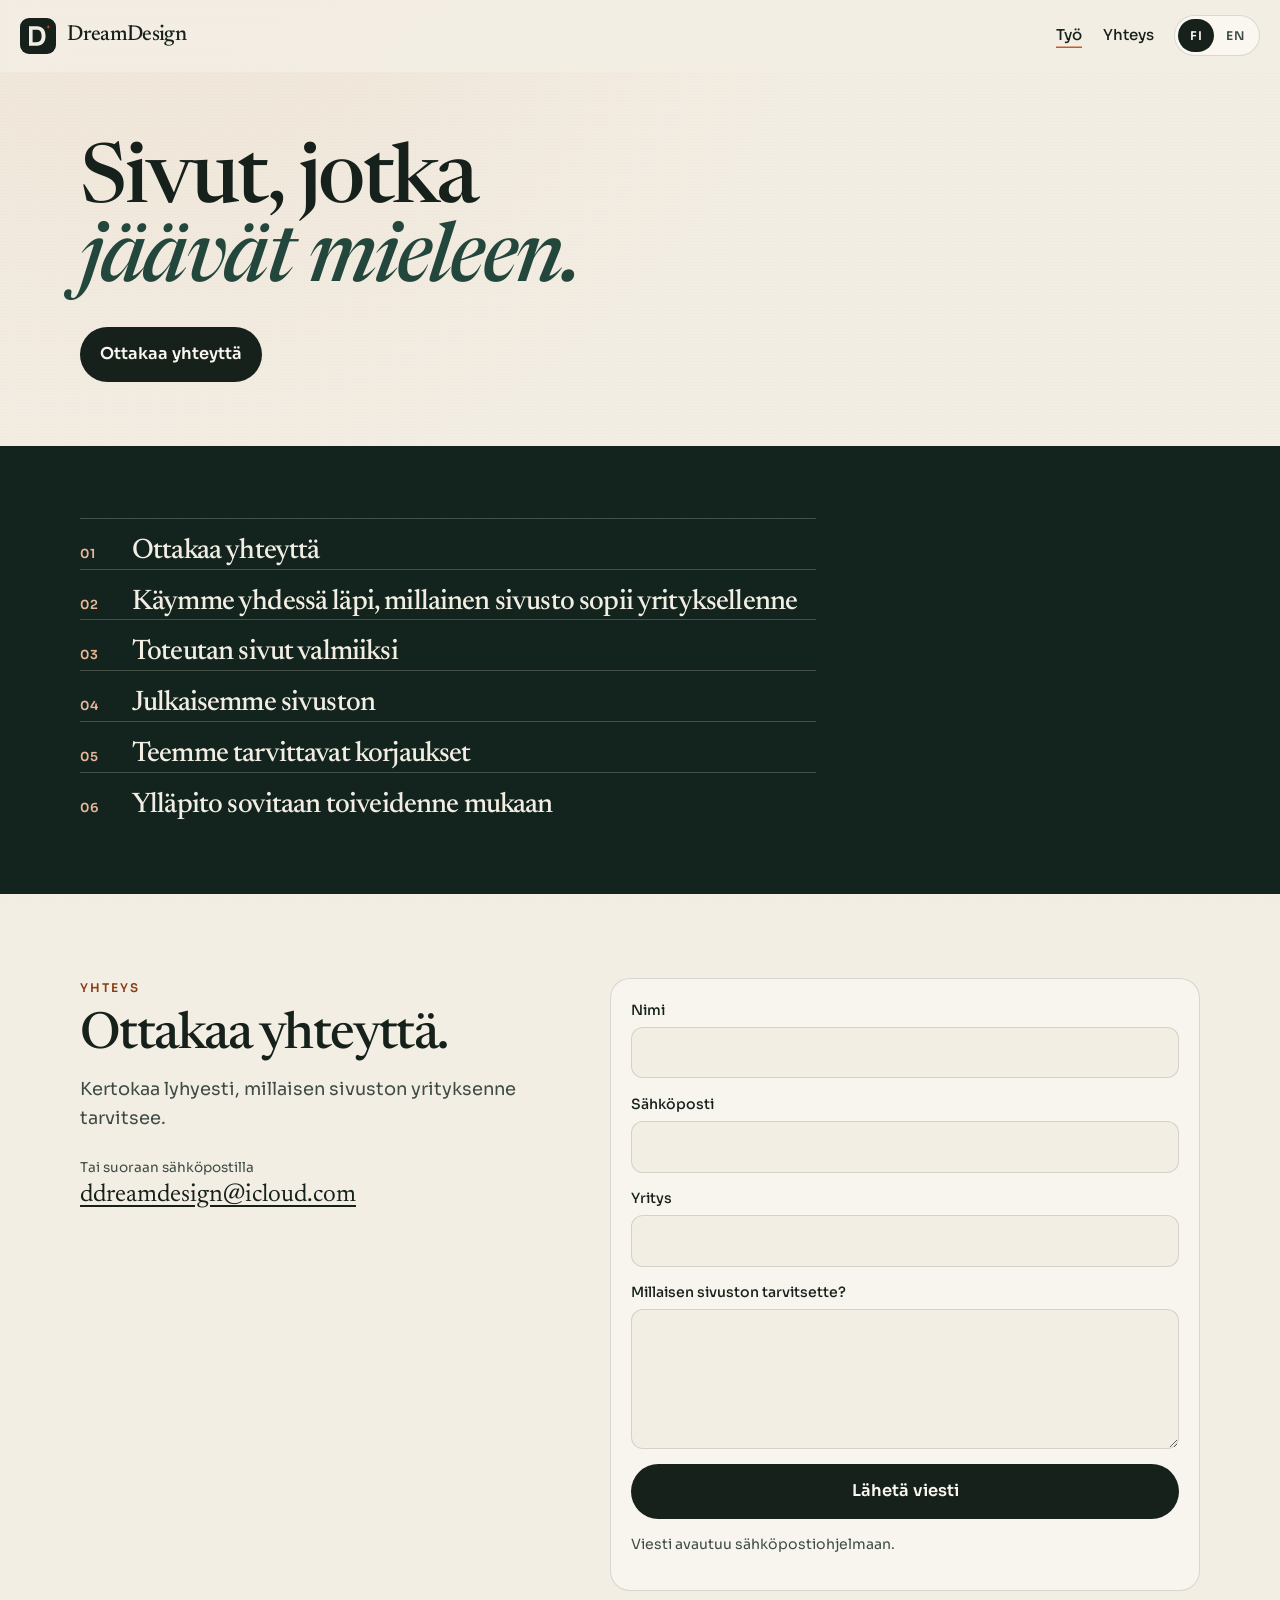
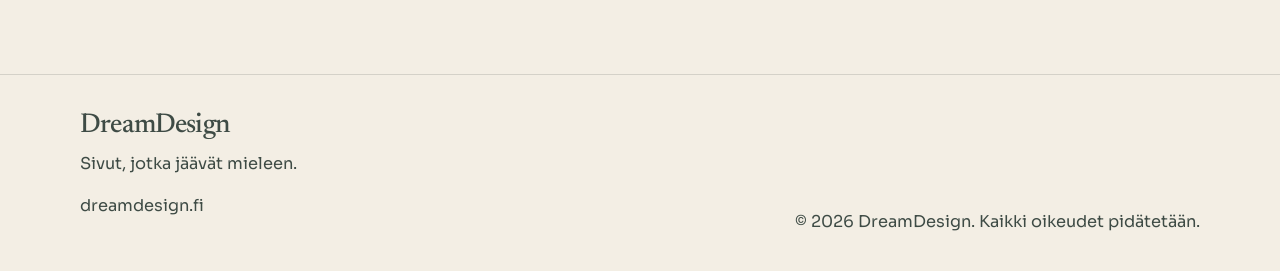
<file: index.html>
<!DOCTYPE html>
<html lang="fi">
  <head>
    <meta charset="utf-8" />
    <meta name="viewport" content="width=device-width, initial-scale=1" />
    <meta
      name="description"
      content="Sivut, jotka jäävät mieleen. Dream Design tekee verkkosivut pienyrityksille."
    />
    <meta name="theme-color" content="#f3eee4" />
    <title>Dream Design — Verkkosivut pienyrityksille</title>
    <link rel="icon" href="favicon.svg" type="image/svg+xml" />
    <link rel="preconnect" href="https://fonts.googleapis.com" />
    <link rel="preconnect" href="https://fonts.gstatic.com" crossorigin />
    <link
      href="https://fonts.googleapis.com/css2?family=Newsreader:ital,opsz,wght@0,6..72,400;0,6..72,500;0,6..72,600;1,6..72,500&family=Sora:wght@400;500;600&display=swap"
      rel="stylesheet"
    />
    <link rel="stylesheet" href="css/styles.css" />
  </head>
  <body>
    <a class="skip" href="#content" data-i18n="skip">Siirry sisältöön</a>
    <p id="lang-status" class="visually-hidden" aria-live="polite"></p>

    <header class="site-header">
      <a class="logo" href="#home">
        <svg viewBox="0 0 32 32" aria-hidden="true">
          <rect width="32" height="32" rx="8" fill="currentColor" />
          <path fill="#f3eee4" fill-rule="evenodd" d="M8 7.4h7.2c4.5 0 7.5 3 7.5 8.6s-3 8.6-7.5 8.6H8V7.4zm3.2 3.1v11h3.7c2.6 0 4.3-1.7 4.3-5.5s-1.7-5.5-4.3-5.5h-3.7z" />
          <path fill="#c45c26" d="M25.1 6.3l.5 1.15 1.15.5-1.15.5-.5 1.15-.5-1.15-1.15-.5 1.15-.5z" />
        </svg>
        <span data-brand>Dream Design</span>
      </a>

      <nav id="nav" class="nav" data-i18n-aria="navLabel" aria-label="Päävalikko">
        <a href="#steps" data-i18n="navSteps">Työ</a>
        <a href="#contact" data-i18n="navContact">Yhteys</a>
      </nav>

      <div class="header-end">
        <div class="lang" role="group" data-i18n-aria="langLabel" aria-label="Kieli">
          <button type="button" data-lang="fi" aria-pressed="true">FI</button>
          <button type="button" data-lang="en" aria-pressed="false">EN</button>
        </div>
        <button
          class="menu-toggle"
          type="button"
          aria-expanded="false"
          aria-controls="nav"
          data-i18n-aria="menuOpen"
          aria-label="Avaa valikko"
        >
          <span></span>
          <span></span>
        </button>
      </div>
    </header>

    <main id="content">
      <section class="hero" id="home">
        <div class="container">
          <h1>
            <span data-i18n="heroTitleA">Sivut, jotka</span>
            <em data-i18n="heroTitleB">jäävät mieleen.</em>
          </h1>
          <div class="hero-actions">
            <a class="button" href="#contact" data-i18n="ctaPrimary">Ottakaa yhteyttä</a>
          </div>
        </div>
      </section>

      <section class="band" id="steps">
        <div class="container">
          <h2 class="visually-hidden" data-i18n="stepsTitle">Työ</h2>
          <ol class="steps">
            <li>
              <span>01</span>
              <h3 data-i18n="step1">Ottakaa yhteyttä</h3>
            </li>
            <li>
              <span>02</span>
              <h3 data-i18n="step2">Käymme yhdessä läpi, millainen sivusto sopii yrityksellenne</h3>
            </li>
            <li>
              <span>03</span>
              <h3 data-i18n="step3">Toteutan sivut valmiiksi</h3>
            </li>
            <li>
              <span>04</span>
              <h3 data-i18n="step4">Julkaisemme sivuston</h3>
            </li>
            <li>
              <span>05</span>
              <h3 data-i18n="step5">Teemme tarvittavat korjaukset</h3>
            </li>
            <li>
              <span>06</span>
              <h3 data-i18n="step6">Ylläpito sovitaan toiveidenne mukaan</h3>
            </li>
          </ol>
        </div>
      </section>

      <section class="section contact-section" id="contact">
        <div class="container contact-grid">
          <div>
            <p class="kicker" data-i18n="contactKicker">Yhteys</p>
            <h2 data-i18n="contactTitle">Ottakaa yhteyttä.</h2>
            <p class="lead" data-i18n="contactLead">
              Kertokaa lyhyesti, millaisen sivuston yrityksenne tarvitsee.
            </p>
            <p class="email-line">
              <span data-i18n="contactEmailLabel">Tai suoraan sähköpostilla</span>
              <a data-email href="mailto:ddreamdesign@icloud.com">ddreamdesign@icloud.com</a>
            </p>
          </div>

          <form id="contact-form" novalidate>
            <label>
              <span data-i18n="formName">Nimi</span>
              <input name="name" type="text" autocomplete="name" required />
            </label>
            <label>
              <span data-i18n="formEmail">Sähköposti</span>
              <input name="email" type="email" autocomplete="email" required />
            </label>
            <label>
              <span data-i18n="formCompany">Yritys</span>
              <input name="company" type="text" autocomplete="organization" />
            </label>
            <label>
              <span data-i18n="formMessage">Millaisen sivuston tarvitsette?</span>
              <textarea name="message" required></textarea>
            </label>
            <button class="button" type="submit" data-i18n="formSend">Lähetä viesti</button>
            <p class="form-note" data-i18n="formNote">Viesti avautuu sähköpostiohjelmaan.</p>
            <p id="form-status" role="status"></p>
          </form>
        </div>
      </section>
    </main>

    <footer class="site-footer">
      <div class="container footer-grid">
        <div>
          <p class="logo-text" data-brand>Dream Design</p>
          <p data-i18n="footerBlurb">Sivut, jotka jäävät mieleen.</p>
          <p>dreamdesign.fi</p>
        </div>
        <p class="copyright">
          <span>© <span data-year>2026</span> <span data-brand>Dream Design</span>.</span>
          <span data-i18n="footerRights">Kaikki oikeudet pidätetään.</span>
        </p>
      </div>
    </footer>

    <script src="js/main.js"></script>
  </body>
</html>
</file>
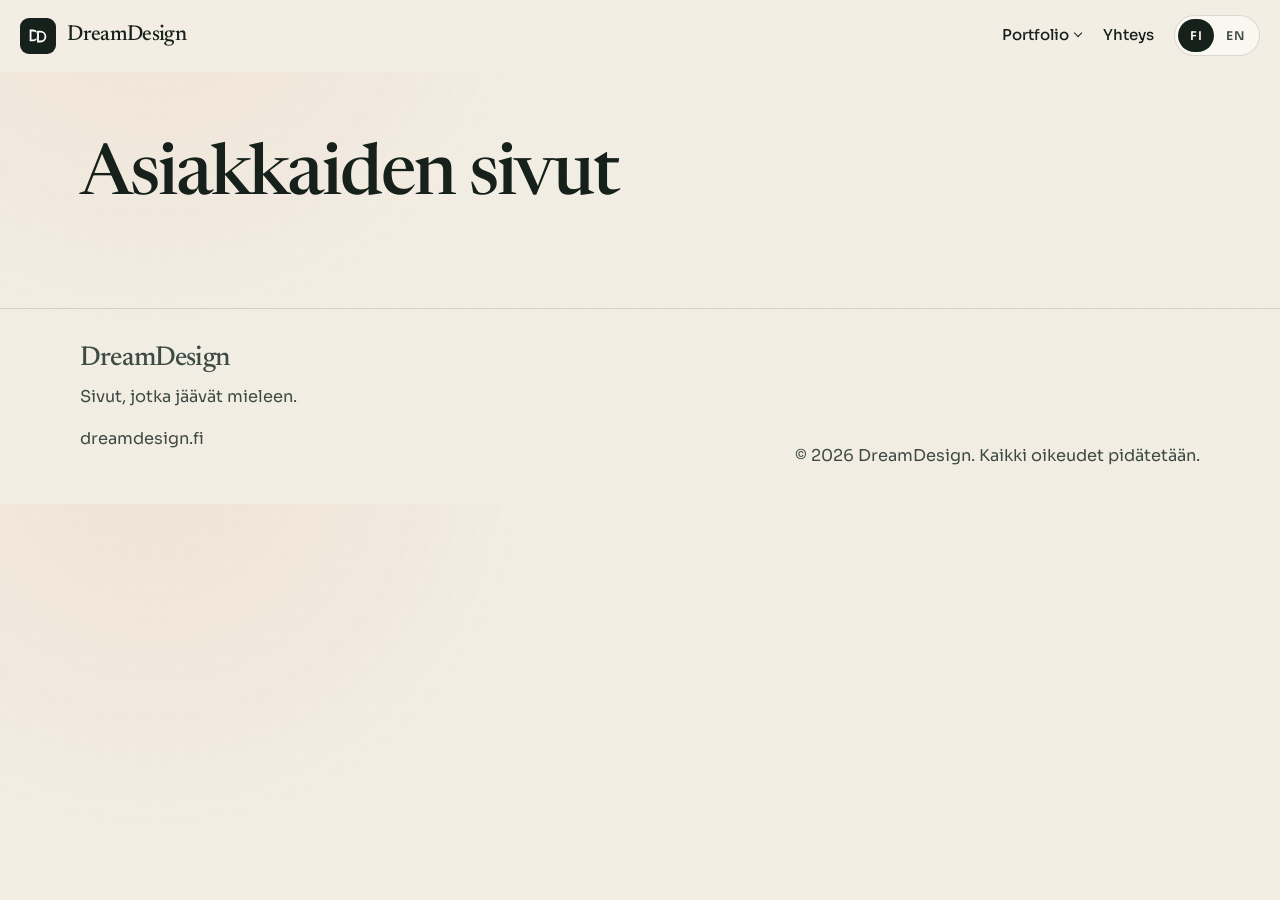
<file: asiakkaat.html>
<!DOCTYPE html>
<html lang="fi">
  <head>
    <meta charset="utf-8" />
    <meta name="viewport" content="width=device-width, initial-scale=1" />
    <meta
      name="description"
      content="Sivut, jotka jäävät mieleen. DreamDesign tekee verkkosivut pienyrityksille."
    />
    <meta name="theme-color" content="#f3eee4" />
    <title>Asiakkaiden sivut — DreamDesign</title>
    <link rel="icon" href="favicon.svg" type="image/svg+xml" />
    <link rel="preconnect" href="https://fonts.googleapis.com" />
    <link rel="preconnect" href="https://fonts.gstatic.com" crossorigin />
    <link
      href="https://fonts.googleapis.com/css2?family=Newsreader:ital,opsz,wght@0,6..72,400;0,6..72,500;0,6..72,600;1,6..72,500&family=Sora:wght@400;500;600&display=swap"
      rel="stylesheet"
    />
    <link rel="stylesheet" href="css/styles.css" />
  </head>
  <body data-title-key="navClients">
    <a class="skip" href="#content" data-i18n="skip">Siirry sisältöön</a>
    <p id="lang-status" class="visually-hidden" aria-live="polite"></p>

    <header class="site-header">
      <a class="logo" href="index.html">
        <svg viewBox="0 0 32 32" aria-hidden="true">
          <rect width="32" height="32" rx="8" fill="currentColor" />
          <path fill="#ffffff" fill-rule="evenodd" d="M8.6 10.3h3a5.2 5.2 0 0 1 0 10.4h-3zm1.6 1.6h1.4a3.6 3.6 0 0 1 0 7.2h-1.4z" />
          <path fill="#ffffff" fill-rule="evenodd" stroke="#17211c" stroke-width="1.05" paint-order="stroke fill" d="M15.2 11.3h3a5.2 5.2 0 0 1 0 10.4h-3zm1.6 1.6h1.4a3.6 3.6 0 0 1 0 7.2h-1.4z" />
        </svg>
        <span data-brand>DreamDesign</span>
      </a>

      <nav id="nav" class="nav" data-i18n-aria="navLabel" aria-label="Päävalikko">
        <div class="nav-drop">
          <button
            class="nav-toggle"
            type="button"
            aria-expanded="false"
            aria-controls="portfolio-menu"
            data-i18n="navPortfolio"
          >
            Portfolio
          </button>
          <div id="portfolio-menu" class="nav-menu" hidden>
            <a href="demo.html" data-i18n="navDemo">Demo sivut</a>
            <a href="asiakkaat.html" data-i18n="navClients" aria-current="page">Asiakkaiden sivut</a>
          </div>
        </div>
        <a href="index.html#contact" data-i18n="navContact">Yhteys</a>
      </nav>

      <div class="header-end">
        <div class="lang" role="group" data-i18n-aria="langLabel" aria-label="Kieli">
          <button type="button" data-lang="fi" aria-pressed="true">FI</button>
          <button type="button" data-lang="en" aria-pressed="false">EN</button>
        </div>
        <button
          class="menu-toggle"
          type="button"
          aria-expanded="false"
          aria-controls="nav"
          data-i18n-aria="menuOpen"
          aria-label="Avaa valikko"
        >
          <span></span>
          <span></span>
        </button>
      </div>
    </header>

    <main id="content">
      <section class="page">
        <div class="container">
          <h1 class="page-title" data-i18n="navClients">Asiakkaiden sivut</h1>
        </div>
      </section>
    </main>

    <footer class="site-footer">
      <div class="container footer-grid">
        <div>
          <p class="logo-text" data-brand>DreamDesign</p>
          <p data-i18n="footerBlurb">Sivut, jotka jäävät mieleen.</p>
          <p>dreamdesign.fi</p>
        </div>
        <p class="copyright">
          <span>© <span data-year>2026</span> <span data-brand>DreamDesign</span>.</span>
          <span data-i18n="footerRights">Kaikki oikeudet pidätetään.</span>
        </p>
      </div>
    </footer>

    <script src="js/main.js"></script>
  </body>
</html>
</file>
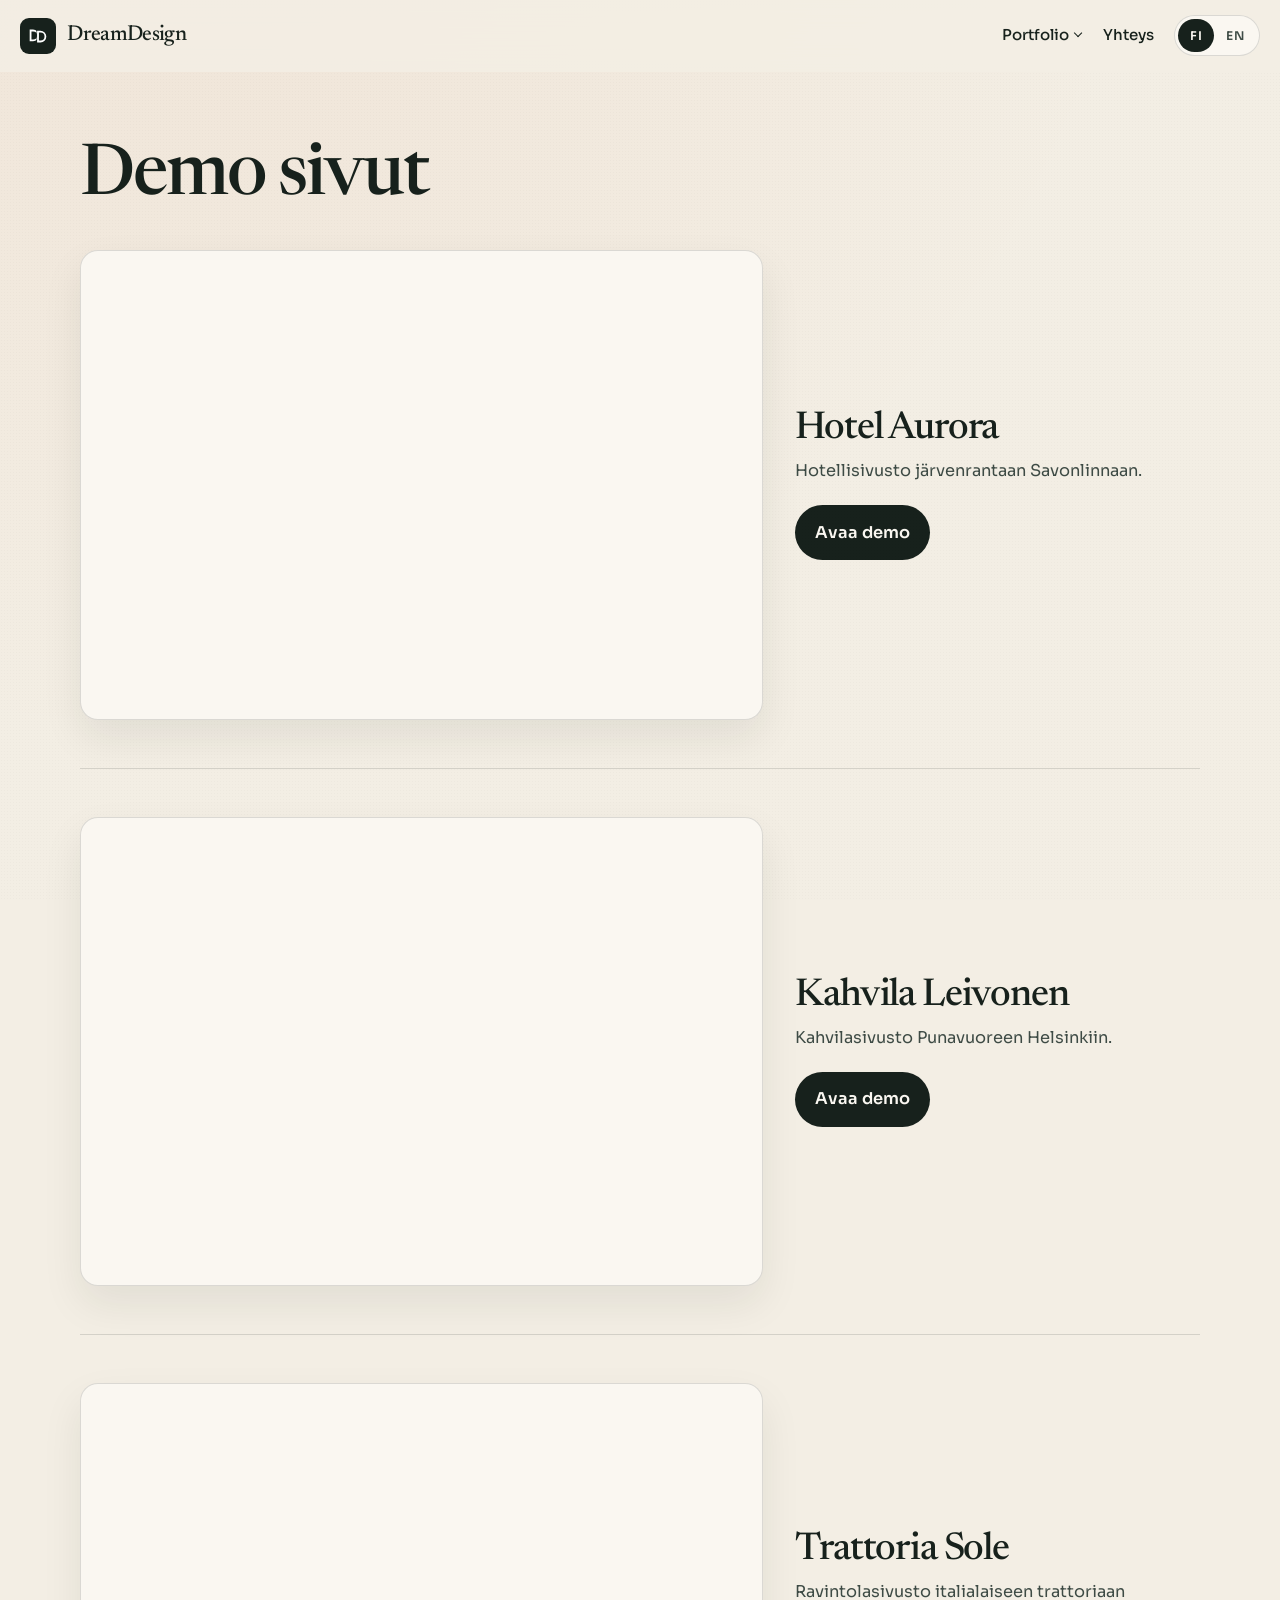
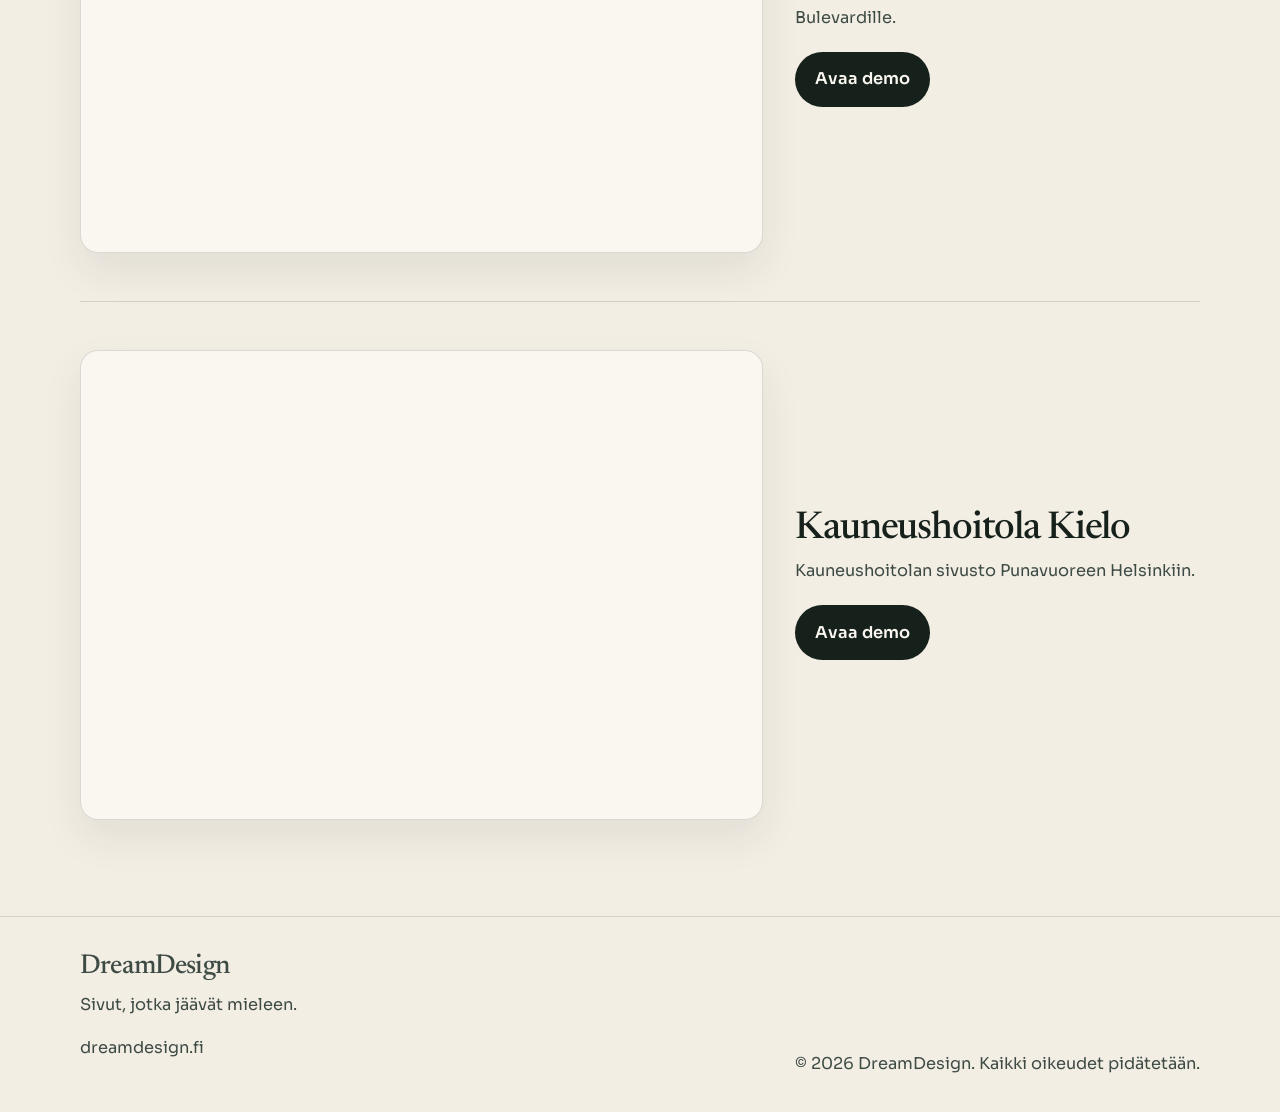
<file: demo.html>
<!DOCTYPE html>
<html lang="fi">
  <head>
    <meta charset="utf-8" />
    <meta name="viewport" content="width=device-width, initial-scale=1" />
    <meta
      name="description"
      content="Sivut, jotka jäävät mieleen. DreamDesign tekee verkkosivut pienyrityksille."
    />
    <meta name="theme-color" content="#f3eee4" />
    <title>Demo sivut — DreamDesign</title>
    <link rel="icon" href="favicon.svg" type="image/svg+xml" />
    <link rel="preconnect" href="https://fonts.googleapis.com" />
    <link rel="preconnect" href="https://fonts.gstatic.com" crossorigin />
    <link
      href="https://fonts.googleapis.com/css2?family=Newsreader:ital,opsz,wght@0,6..72,400;0,6..72,500;0,6..72,600;1,6..72,500&family=Sora:wght@400;500;600&display=swap"
      rel="stylesheet"
    />
    <link rel="stylesheet" href="css/styles.css" />
  </head>
  <body data-title-key="navDemo">
    <a class="skip" href="#content" data-i18n="skip">Siirry sisältöön</a>
    <p id="lang-status" class="visually-hidden" aria-live="polite"></p>

    <header class="site-header">
      <a class="logo" href="index.html">
        <svg viewBox="0 0 32 32" aria-hidden="true">
          <rect width="32" height="32" rx="8" fill="currentColor" />
          <path fill="#ffffff" fill-rule="evenodd" d="M8.6 10.3h3a5.2 5.2 0 0 1 0 10.4h-3zm1.6 1.6h1.4a3.6 3.6 0 0 1 0 7.2h-1.4z" />
          <path fill="#ffffff" fill-rule="evenodd" stroke="#17211c" stroke-width="1.05" paint-order="stroke fill" d="M15.2 11.3h3a5.2 5.2 0 0 1 0 10.4h-3zm1.6 1.6h1.4a3.6 3.6 0 0 1 0 7.2h-1.4z" />
        </svg>
        <span data-brand>DreamDesign</span>
      </a>

      <nav id="nav" class="nav" data-i18n-aria="navLabel" aria-label="Päävalikko">
        <div class="nav-drop">
          <button
            class="nav-toggle"
            type="button"
            aria-expanded="false"
            aria-controls="portfolio-menu"
            data-i18n="navPortfolio"
          >
            Portfolio
          </button>
          <div id="portfolio-menu" class="nav-menu" hidden>
            <a href="demo.html" data-i18n="navDemo" aria-current="page">Demo sivut</a>
            <a href="asiakkaat.html" data-i18n="navClients">Asiakkaiden sivut</a>
          </div>
        </div>
        <a href="index.html#contact" data-i18n="navContact">Yhteys</a>
      </nav>

      <div class="header-end">
        <div class="lang" role="group" data-i18n-aria="langLabel" aria-label="Kieli">
          <button type="button" data-lang="fi" aria-pressed="true">FI</button>
          <button type="button" data-lang="en" aria-pressed="false">EN</button>
        </div>
        <button
          class="menu-toggle"
          type="button"
          aria-expanded="false"
          aria-controls="nav"
          data-i18n-aria="menuOpen"
          aria-label="Avaa valikko"
        >
          <span></span>
          <span></span>
        </button>
      </div>
    </header>

    <main id="content">
      <section class="page">
        <div class="container">
          <h1 class="page-title" data-i18n="navDemo">Demo sivut</h1>
          <ul class="demo-list">
            <li>
              <article class="demo-card">
                <a
                  class="demo-preview"
                  href="https://hotelaurorademo.vercel.app/"
                  target="_blank"
                  rel="noopener noreferrer"
                >
                  <iframe
                    src="https://hotelaurorademo.vercel.app/"
                    title="Hotel Aurora"
                    loading="lazy"
                    scrolling="no"
                    tabindex="-1"
                    aria-hidden="true"
                  ></iframe>
                  <span class="visually-hidden" data-i18n="demoOpen">Avaa demo</span>
                </a>
                <div class="demo-copy">
                  <h2>Hotel Aurora</h2>
                  <p data-i18n="auroraText">Hotellisivusto järvenrantaan Savonlinnaan.</p>
                  <a
                    class="button"
                    href="https://hotelaurorademo.vercel.app/"
                    target="_blank"
                    rel="noopener noreferrer"
                  >
                    <span data-i18n="demoOpen">Avaa demo</span>
                    <span class="visually-hidden" data-i18n="newTab">Avautuu uuteen välilehteen.</span>
                  </a>
                </div>
              </article>
            </li>
            <li>
              <article class="demo-card">
                <a
                  class="demo-preview"
                  href="https://kahvilaleivonendemo.vercel.app/"
                  target="_blank"
                  rel="noopener noreferrer"
                >
                  <iframe
                    src="https://kahvilaleivonendemo.vercel.app/"
                    title="Kahvila Leivonen"
                    loading="lazy"
                    scrolling="no"
                    tabindex="-1"
                    aria-hidden="true"
                  ></iframe>
                  <span class="visually-hidden" data-i18n="demoOpen">Avaa demo</span>
                </a>
                <div class="demo-copy">
                  <h2>Kahvila Leivonen</h2>
                  <p data-i18n="leivonenText">Kahvilasivusto Punavuoreen Helsinkiin.</p>
                  <a
                    class="button"
                    href="https://kahvilaleivonendemo.vercel.app/"
                    target="_blank"
                    rel="noopener noreferrer"
                  >
                    <span data-i18n="demoOpen">Avaa demo</span>
                    <span class="visually-hidden" data-i18n="newTab">Avautuu uuteen välilehteen.</span>
                  </a>
                </div>
              </article>
            </li>
            <li>
              <article class="demo-card">
                <a
                  class="demo-preview"
                  href="https://ravintolatrattoriasoledemo.vercel.app/"
                  target="_blank"
                  rel="noopener noreferrer"
                >
                  <iframe
                    src="https://ravintolatrattoriasoledemo.vercel.app/"
                    title="Trattoria Sole"
                    loading="lazy"
                    scrolling="no"
                    tabindex="-1"
                    aria-hidden="true"
                  ></iframe>
                  <span class="visually-hidden" data-i18n="demoOpen">Avaa demo</span>
                </a>
                <div class="demo-copy">
                  <h2>Trattoria Sole</h2>
                  <p data-i18n="soleText">Ravintolasivusto italialaiseen trattoriaan Bulevardille.</p>
                  <a
                    class="button"
                    href="https://ravintolatrattoriasoledemo.vercel.app/"
                    target="_blank"
                    rel="noopener noreferrer"
                  >
                    <span data-i18n="demoOpen">Avaa demo</span>
                    <span class="visually-hidden" data-i18n="newTab">Avautuu uuteen välilehteen.</span>
                  </a>
                </div>
              </article>
            </li>
            <li>
              <article class="demo-card">
                <a
                  class="demo-preview"
                  href="https://kauneushoitolakielodemo.vercel.app/"
                  target="_blank"
                  rel="noopener noreferrer"
                >
                  <iframe
                    src="https://kauneushoitolakielodemo.vercel.app/"
                    title="Kauneushoitola Kielo"
                    loading="lazy"
                    scrolling="no"
                    tabindex="-1"
                    aria-hidden="true"
                  ></iframe>
                  <span class="visually-hidden" data-i18n="demoOpen">Avaa demo</span>
                </a>
                <div class="demo-copy">
                  <h2>Kauneushoitola Kielo</h2>
                  <p data-i18n="kieloText">Kauneushoitolan sivusto Punavuoreen Helsinkiin.</p>
                  <a
                    class="button"
                    href="https://kauneushoitolakielodemo.vercel.app/"
                    target="_blank"
                    rel="noopener noreferrer"
                  >
                    <span data-i18n="demoOpen">Avaa demo</span>
                    <span class="visually-hidden" data-i18n="newTab">Avautuu uuteen välilehteen.</span>
                  </a>
                </div>
              </article>
            </li>
          </ul>
        </div>
      </section>
    </main>

    <footer class="site-footer">
      <div class="container footer-grid">
        <div>
          <p class="logo-text" data-brand>DreamDesign</p>
          <p data-i18n="footerBlurb">Sivut, jotka jäävät mieleen.</p>
          <p>dreamdesign.fi</p>
        </div>
        <p class="copyright">
          <span>© <span data-year>2026</span> <span data-brand>DreamDesign</span>.</span>
          <span data-i18n="footerRights">Kaikki oikeudet pidätetään.</span>
        </p>
      </div>
    </footer>

    <script src="js/main.js"></script>
  </body>
</html>
</file>
<file: css/styles.css>
:root {
  --paper: #f3eee4;
  --paper-deep: #e6dfd1;
  --ink: #17211c;
  --ink-soft: #3e4b45;
  --moss: #23473c;
  --moss-deep: #13241e;
  --clay: #c45c26;
  --clay-deep: #8c3e16;
  --cream: #faf7f1;
  --line: rgba(23, 33, 28, 0.14);
  --serif: "Newsreader", "Iowan Old Style", Georgia, serif;
  --sans: "Sora", "Segoe UI", sans-serif;
  --shadow: 0 30px 70px rgba(23, 33, 28, 0.14);
  --header: 4.5rem;
}

*,
*::before,
*::after {
  box-sizing: border-box;
}

html {
  scroll-behavior: smooth;
}

body {
  margin: 0;
  background:
    radial-gradient(circle at 12% -10%, rgba(196, 92, 38, 0.08), transparent 32%),
    var(--paper);
  color: var(--ink);
  font-family: var(--sans);
  font-size: 1.02rem;
  line-height: 1.6;
}

body::before {
  content: "";
  position: fixed;
  inset: 0;
  pointer-events: none;
  opacity: 0.35;
  background-image: radial-gradient(rgba(23, 33, 28, 0.05) 0.6px, transparent 0.6px);
  background-size: 3px 3px;
}

img,
svg {
  display: block;
}

a {
  color: inherit;
}

button,
input,
textarea {
  font: inherit;
}

h1,
h2,
h3,
p {
  margin-top: 0;
}

h1,
h2,
.logo span,
.logo-text,
.steps h3 {
  font-family: var(--serif);
  font-weight: 500;
  letter-spacing: -0.03em;
}

h1 {
  margin-bottom: 1rem;
  font-size: clamp(2.8rem, 6.4vw, 5.15rem);
  line-height: 0.96;
}

h1 em {
  display: block;
  font-style: italic;
  font-weight: 500;
  color: var(--moss);
}

h2 {
  margin-bottom: 0.75rem;
  font-size: clamp(2.1rem, 4vw, 3.35rem);
  line-height: 1.05;
}

h3 {
  margin-bottom: 0.4rem;
  font-size: 1.25rem;
  letter-spacing: -0.02em;
}

.container {
  width: min(1120px, calc(100% - 2.5rem));
  margin-inline: auto;
}

.skip {
  position: absolute;
  left: 1rem;
  top: 0.6rem;
  transform: translateY(-140%);
  background: var(--ink);
  color: var(--cream);
  padding: 0.6rem 0.9rem;
  border-radius: 999px;
  z-index: 30;
}

.skip:focus {
  transform: none;
}

.visually-hidden {
  position: absolute;
  width: 1px;
  height: 1px;
  padding: 0;
  margin: -1px;
  overflow: hidden;
  clip: rect(0, 0, 0, 0);
  white-space: nowrap;
  border: 0;
}

:focus-visible {
  outline: 2px solid var(--clay);
  outline-offset: 3px;
}

::selection {
  background: #efd0c0;
  color: var(--ink);
}

.site-header {
  position: sticky;
  top: 0;
  z-index: 20;
  display: flex;
  align-items: center;
  gap: 1.25rem;
  min-height: var(--header);
  padding: 0.75rem 1.25rem;
  background: rgba(243, 238, 228, 0.88);
  backdrop-filter: blur(16px);
  border-bottom: 1px solid transparent;
}

.site-header.scrolled {
  border-bottom-color: var(--line);
}

.logo {
  display: inline-flex;
  align-items: center;
  gap: 0.7rem;
  color: var(--ink);
  text-decoration: none;
  font-size: 1.35rem;
}

.logo svg {
  width: 36px;
  height: 36px;
}

.nav {
  display: flex;
  align-items: center;
  gap: 1.35rem;
  margin-left: auto;
}

.nav a,
.nav-toggle {
  color: var(--ink);
  text-decoration: none;
  font-size: 0.94rem;
  font-weight: 500;
  box-shadow: inset 0 -1.5px 0 transparent;
}

.nav-toggle {
  display: inline-flex;
  align-items: center;
  gap: 0.4rem;
  padding: 0;
  border: 0;
  background: transparent;
  cursor: pointer;
}

.nav-toggle::after {
  content: "";
  width: 0.38rem;
  height: 0.38rem;
  border-right: 1.5px solid currentColor;
  border-bottom: 1.5px solid currentColor;
  transform: translateY(-0.12rem) rotate(45deg);
}

.nav-drop.open .nav-toggle::after {
  transform: translateY(0.08rem) rotate(225deg);
}

.nav a:hover,
.nav a.is-active,
.nav-toggle:hover,
.nav-drop.open .nav-toggle {
  box-shadow: inset 0 -1.5px 0 var(--clay);
}

.nav-drop {
  position: relative;
}

.nav-menu {
  position: absolute;
  top: calc(100% + 0.85rem);
  left: 0;
  z-index: 30;
  min-width: 13.5rem;
  padding: 0.4rem;
  background: var(--cream);
  border: 1px solid var(--line);
  border-radius: 14px;
  box-shadow: 0 16px 40px rgba(23, 33, 28, 0.08);
}

.nav-menu a {
  display: block;
  padding: 0.55rem 0.75rem;
  border-radius: 10px;
  box-shadow: none;
}

.nav-menu a:hover,
.nav-menu a[aria-current="page"] {
  background: var(--paper-deep);
  box-shadow: none;
}

.header-end {
  display: flex;
  align-items: center;
  gap: 0.55rem;
}

.lang {
  display: inline-flex;
  padding: 3px;
  border: 1px solid var(--line);
  border-radius: 999px;
  background: var(--cream);
}

.lang button {
  border: 0;
  background: transparent;
  color: var(--ink-soft);
  font-size: 0.75rem;
  font-weight: 600;
  letter-spacing: 0.08em;
  padding: 0.45rem 0.72rem;
  border-radius: 999px;
  cursor: pointer;
}

.lang button[aria-pressed="true"] {
  background: var(--ink);
  color: var(--cream);
}

.menu-toggle {
  display: none;
  width: 44px;
  height: 44px;
  padding: 0;
  border-radius: 50%;
  border: 1px solid var(--line);
  background: var(--cream);
  align-items: center;
  justify-content: center;
  flex-direction: column;
  gap: 5px;
  cursor: pointer;
}

.menu-toggle span {
  display: block;
  width: 16px;
  height: 1.5px;
  background: var(--ink);
  transition: transform 0.2s ease;
}

.site-header.open .menu-toggle span:first-child {
  transform: translateY(3.25px) rotate(45deg);
}

.site-header.open .menu-toggle span:last-child {
  transform: translateY(-3.25px) rotate(-45deg);
}

.kicker {
  margin-bottom: 0.8rem;
  color: var(--clay-deep);
  font-size: 0.75rem;
  font-weight: 600;
  letter-spacing: 0.16em;
  text-transform: uppercase;
}

.lead {
  max-width: 40rem;
  color: var(--ink-soft);
  font-size: 1.12rem;
}

.statement {
  max-width: 46rem;
}

.promise {
  margin: 2rem 0 0;
  color: var(--moss);
  font-family: var(--serif);
  font-size: clamp(2rem, 4vw, 3.1rem);
  font-style: italic;
  font-weight: 500;
  letter-spacing: -0.03em;
  line-height: 1.1;
}

.hero {
  padding: 4.5rem 0 4rem;
}

.hero h1 {
  max-width: 9.2em;
}

.hero-actions {
  display: flex;
  flex-wrap: wrap;
  gap: 0.75rem;
  margin-top: 1.6rem;
}

.button {
  display: inline-flex;
  align-items: center;
  justify-content: center;
  border: 0;
  border-radius: 999px;
  background: var(--ink);
  color: var(--cream);
  text-decoration: none;
  font-weight: 600;
  padding: 0.9rem 1.25rem;
  cursor: pointer;
}

.button:hover {
  background: var(--moss);
}

.steps span {
  color: #e7b79a;
  font-size: 0.78rem;
  font-weight: 600;
  letter-spacing: 0.08em;
}

.form-note,
.copyright,
.site-footer p {
  color: var(--ink-soft);
}

.section {
  padding: 5.2rem 0;
}

.page {
  padding: 4.5rem 0 6rem;
}

.page-title {
  margin: 0;
  font-size: clamp(2.6rem, 6vw, 4.4rem);
}

.demo-list {
  display: grid;
  gap: 3rem;
  margin: 2.4rem 0 0;
  padding: 0;
  list-style: none;
}

.demo-list li + li {
  padding-top: 3rem;
  border-top: 1px solid var(--line);
}

.demo-card {
  display: grid;
  grid-template-columns: 1.35fr 0.8fr;
  gap: 2rem;
  align-items: center;
}

.demo-preview {
  position: relative;
  display: block;
  aspect-ratio: 16 / 11;
  overflow: hidden;
  border: 1px solid var(--line);
  border-radius: 18px;
  background: var(--cream);
  box-shadow: 0 18px 40px rgba(23, 33, 28, 0.08);
}

.demo-preview iframe {
  position: absolute;
  top: 0;
  left: 0;
  border: 0;
  transform-origin: top left;
  pointer-events: none;
}

.demo-copy h2 {
  margin-bottom: 0.55rem;
  font-size: clamp(2rem, 3vw, 2.8rem);
}

.demo-copy p {
  margin-bottom: 1.3rem;
  color: var(--ink-soft);
}

.section-head {
  max-width: 40rem;
  margin-bottom: 2rem;
}

form {
  background: rgba(250, 247, 241, 0.72);
  border: 1px solid var(--line);
  border-radius: 20px;
}

.band {
  background: var(--moss-deep);
  color: var(--paper);
  padding: 4.5rem 0;
}

.steps {
  display: grid;
  grid-template-columns: 1fr;
  gap: 0;
  max-width: 46rem;
  margin: 0;
  padding: 0;
  list-style: none;
}

.steps li {
  display: grid;
  grid-template-columns: 2.4rem 1fr;
  gap: 0.85rem;
  align-items: baseline;
  padding-top: 1rem;
  border-top: 1px solid rgba(243, 238, 228, 0.22);
}

.steps h3 {
  margin: 0;
  color: var(--paper);
  font-size: clamp(1.45rem, 2.2vw, 1.9rem);
  line-height: 1.2;
}

.contact-grid {
  display: grid;
  grid-template-columns: 0.9fr 1.1fr;
  gap: 3rem;
  align-items: start;
}

.email-line {
  display: flex;
  flex-direction: column;
  gap: 0.15rem;
  margin-top: 1.5rem;
}

.email-line span {
  color: var(--ink-soft);
  font-size: 0.85rem;
}

.email-line a {
  width: fit-content;
  max-width: 100%;
  color: var(--ink);
  font-family: var(--serif);
  font-size: clamp(1.15rem, 2.2vw, 1.55rem);
  line-height: 1.2;
  overflow-wrap: anywhere;
  text-underline-offset: 0.18em;
}

form {
  display: grid;
  gap: 0.9rem;
  padding: 1.25rem;
}

label {
  display: grid;
  gap: 0.35rem;
  font-size: 0.88rem;
  font-weight: 500;
}

input,
textarea {
  width: 100%;
  border: 1px solid var(--line);
  border-radius: 12px;
  background: var(--paper);
  color: var(--ink);
  padding: 0.85rem 0.9rem;
}

textarea {
  min-height: 140px;
  resize: vertical;
}

.form-note,
#form-status {
  margin: 0;
  font-size: 0.88rem;
}

#form-status[data-state="error"] {
  color: #8c2f16;
}

#form-status[data-state="ok"] {
  color: var(--moss);
}

.site-footer {
  border-top: 1px solid var(--line);
  padding: 1.8rem 0 2.2rem;
}

.footer-grid {
  display: flex;
  justify-content: space-between;
  gap: 1rem;
  align-items: end;
}

.logo-text {
  margin-bottom: 0.2rem;
  font-size: 1.7rem;
}

.copyright {
  margin: 0;
  text-align: right;
}

@media (max-width: 900px) {
  .contact-grid,
  .demo-card {
    grid-template-columns: 1fr;
  }

  .hero h1 {
    max-width: none;
  }

  .nav {
    display: none;
    position: absolute;
    top: 100%;
    left: 0;
    right: 0;
    margin: 0;
    padding: 0.4rem 1.25rem 1rem;
    flex-direction: column;
    align-items: flex-start;
    gap: 0.2rem;
  z-index: 5;
  background: var(--paper);
  border-bottom: 1px solid var(--line);
  box-shadow: 0 18px 30px rgba(23, 33, 28, 0.06);
}

  .site-header.open .nav {
    display: flex;
  }

  .nav a,
  .nav-toggle {
    padding: 0.7rem 0;
  }

  .nav-drop {
    width: 100%;
  }

  .nav-menu {
    position: static;
    min-width: 0;
    margin: 0;
    padding: 0 0 0.15rem 0.85rem;
    background: transparent;
    border: 0;
    border-radius: 0;
    box-shadow: none;
  }

  .nav-menu a {
    padding: 0.45rem 0;
  }

  .nav-menu a:hover,
  .nav-menu a[aria-current="page"] {
    background: transparent;
    box-shadow: inset 0 -1.5px 0 var(--clay);
  }

  .header-end {
    margin-left: auto;
  }

  .menu-toggle {
    display: inline-flex;
  }

  .footer-grid,
  .copyright {
    display: grid;
    text-align: left;
  }
}

@media (prefers-reduced-motion: reduce) {
  html {
    scroll-behavior: auto;
  }

  .menu-toggle span {
    transition: none;
  }
}
</file>
